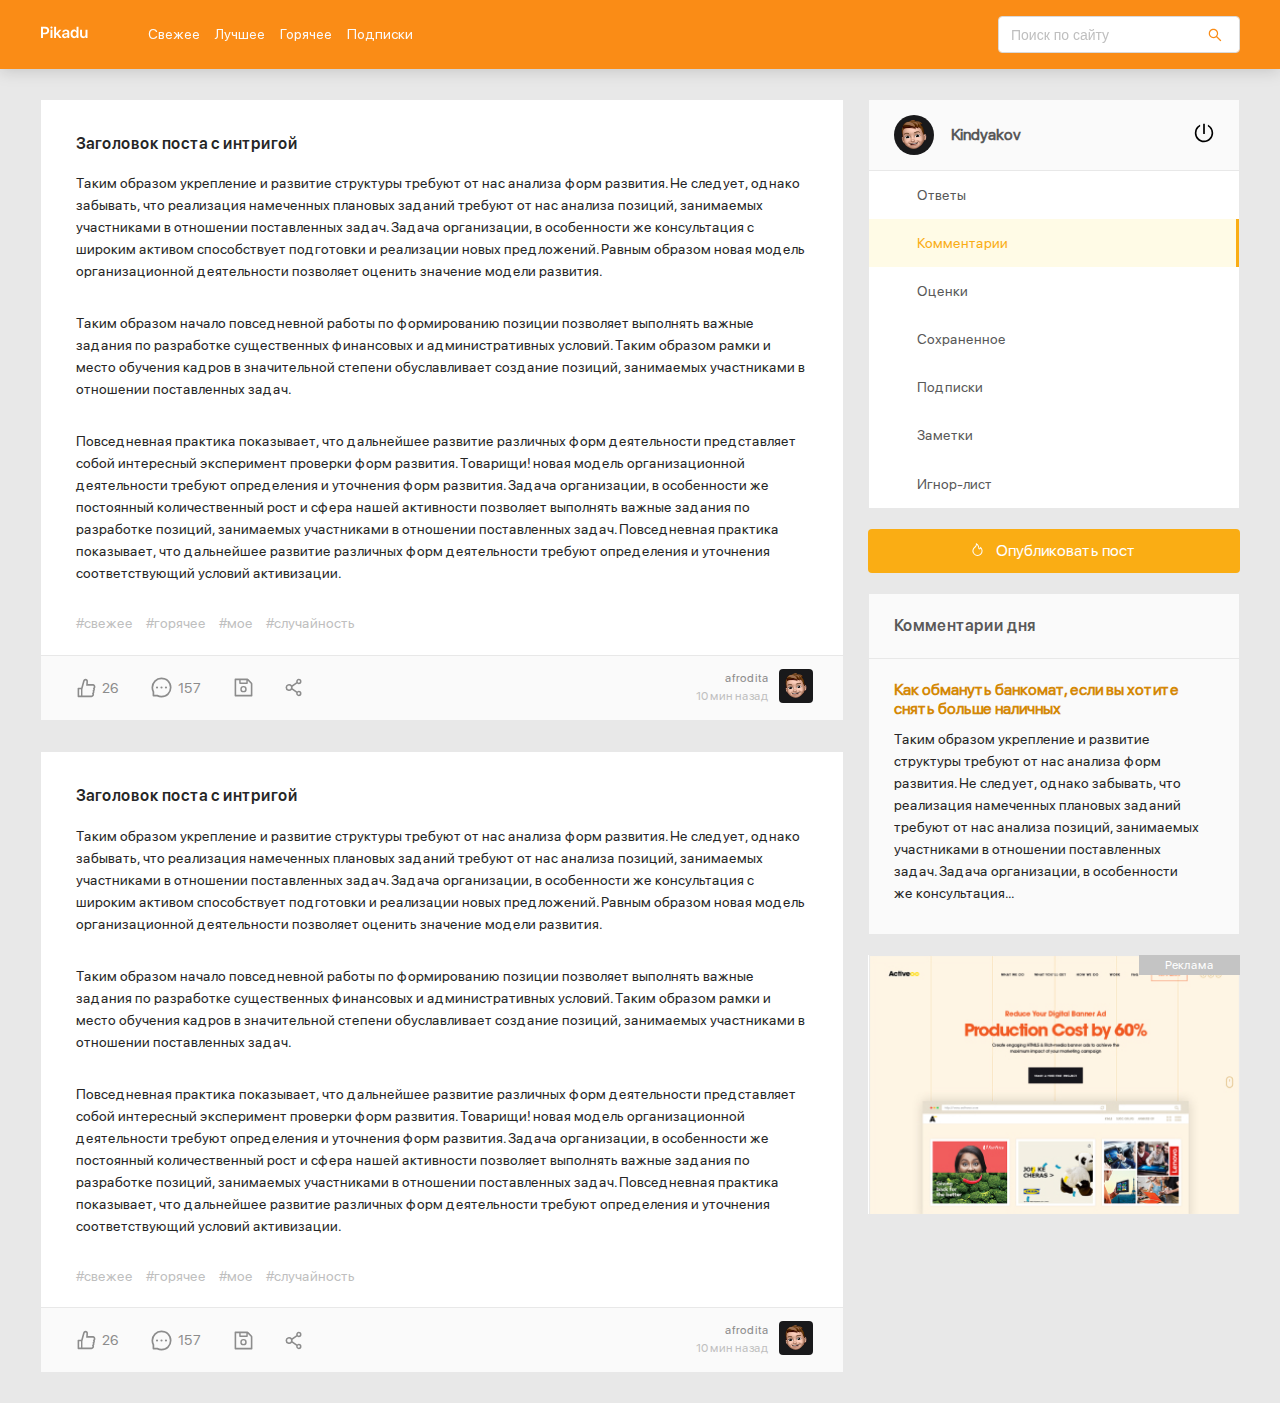
<file: index.html>
<!DOCTYPE html>
<html lang="ru">
  <head>
    <meta charset="UTF-8" />
    <meta name="viewport" content="width=device-width, initial-scale=1.0" />
    <title>Pikadu</title>
    <link rel="stylesheet" href="css/normalize.css" />
    <link rel="stylesheet" href="css/style.css" />
  </head>
  <body>
    <header>
      <div class="container">
        <div class="header">
          <a href="index.html" class="logo-link">
            <img src="img/logo.svg" alt="logo" class="logo" />
          </a>
          <nav class="header-nav">
            <ul class="header-menu">
              <li><a href="#" class="header-link">Свежее</a></li>
              <li><a href="#" class="header-link">Лучшее</a></li>
              <li><a href="#" class="header-link">Горячее</a></li>
              <li><a href="#" class="header-link">Подписки</a></li>
            </ul>
          </nav>
          <div class="header-input__block">
            <input
              type="search"
              class="search-input"
              placeholder="Поиск по сайту"
            />
            <button class="search-btn">
              <img src="img/search.svg" alt="search" />
            </button>
          </div>
          <a href="#" id="menu-toggle" class="menu-toggle">
            <span></span>
            <span></span>
            <span></span>
          </a>
        </div>
      </div>
    </header>
    <div class="plus">
      <span class="span plus-span1"></span>
      <span class="span plus-span2"></span>
    </div>
    <div class="container">
      <div class="content">
        <main class="posts">
          <section class="post">
            <div class="post-body">
              <h2 class="post-title">Заголовок поста с интригой</h2>
              <p class="post-text">
                Таким образом укрепление и развитие структуры требуют от нас
                анализа форм развития. Не следует, однако забывать, что
                реализация намеченных плановых заданий требуют от нас анализа
                позиций, занимаемых участниками в отношении поставленных задач.
                Задача организации, в особенности же консультация с широким
                активом способствует подготовки и реализации новых предложений.
                Равным образом новая модель организационной деятельности
                позволяет оценить значение модели развития.
              </p>
              <p class="post-text">
                Таким образом начало повседневной работы по формированию позиции
                позволяет выполнять важные задания по разработке существенных
                финансовых и административных условий. Таким образом рамки и
                место обучения кадров в значительной степени обуславливает
                создание позиций, занимаемых участниками в отношении
                поставленных задач.
              </p>
              <p class="post-text">
                Повседневная практика показывает, что дальнейшее развитие
                различных форм деятельности представляет собой интересный
                эксперимент проверки форм развития. Товарищи! новая модель
                организационной деятельности требуют определения и уточнения
                форм развития. Задача организации, в особенности же постоянный
                количественный рост и сфера нашей активности позволяет выполнять
                важные задания по разработке позиций, занимаемых участниками в
                отношении поставленных задач. Повседневная практика показывает,
                что дальнейшее развитие различных форм деятельности требуют
                определения и уточнения соответствующий условий активизации.
              </p>
              <div class="tags">
                <a href="#" class="tag">#свежее</a>
                <a href="#" class="tag">#горячее</a>
                <a href="#" class="tag">#мое</a>
                <a href="#" class="tag">#случайность</a>
                <a href="#" class="tag"></a>
              </div>
            </div>
            <div class="post-footer">
              <div class="post-buttons">
                <button class="post-button likes">
                  <svg width="19" height="20" class="icon icon-like">
                    <use xlink:href="img/icons.svg#like"></use>
                  </svg>
                  <span class="likes-couter">26</span>
                </button>
                <button class="post-button comments">
                  <svg width="21" height="21" class="icon icon-comment">
                    <use xlink:href="img/icons.svg#comment"></use>
                  </svg>
                  <span class="commens-counter">157</span>
                </button>
                <button class="post-button save">
                  <svg width="19" height="19" class="icon icon-save">
                    <use xlink:href="img/icons.svg#save"></use>
                  </svg>
                </button>
                <button class="post-button share">
                  <svg width="17" height="19" class="icon icon-share">
                    <use xlink:href="img/icons.svg#share"></use>
                  </svg>
                </button>
              </div>
              <div class="post-author">
                <div class="author-about">
                  <a href="#" class="author-username">afrodita</a>
                  <span class="post-time">10 мин назад</span>
                </div>
                <a href="" class="author-link"
                  ><img src="img/avatar.jpg" alt="avatar" class="author-avatar"
                /></a>
              </div>
            </div>
          </section>
          <section class="post">
            <div class="post-body">
              <h2 class="post-title">Заголовок поста с интригой</h2>
              <p class="post-text">
                Таким образом укрепление и развитие структуры требуют от нас
                анализа форм развития. Не следует, однако забывать, что
                реализация намеченных плановых заданий требуют от нас анализа
                позиций, занимаемых участниками в отношении поставленных задач.
                Задача организации, в особенности же консультация с широким
                активом способствует подготовки и реализации новых предложений.
                Равным образом новая модель организационной деятельности
                позволяет оценить значение модели развития.
              </p>
              <p class="post-text">
                Таким образом начало повседневной работы по формированию позиции
                позволяет выполнять важные задания по разработке существенных
                финансовых и административных условий. Таким образом рамки и
                место обучения кадров в значительной степени обуславливает
                создание позиций, занимаемых участниками в отношении
                поставленных задач.
              </p>
              <p class="post-text">
                Повседневная практика показывает, что дальнейшее развитие
                различных форм деятельности представляет собой интересный
                эксперимент проверки форм развития. Товарищи! новая модель
                организационной деятельности требуют определения и уточнения
                форм развития. Задача организации, в особенности же постоянный
                количественный рост и сфера нашей активности позволяет выполнять
                важные задания по разработке позиций, занимаемых участниками в
                отношении поставленных задач. Повседневная практика показывает,
                что дальнейшее развитие различных форм деятельности требуют
                определения и уточнения соответствующий условий активизации.
              </p>
              <div class="tags">
                <a href="#" class="tag">#свежее</a>
                <a href="#" class="tag">#горячее</a>
                <a href="#" class="tag">#мое</a>
                <a href="#" class="tag">#случайность</a>
                <a href="#" class="tag"></a>
              </div>
            </div>
            <div class="post-footer">
              <div class="post-buttons">
                <button class="post-button likes">
                  <svg width="19" height="20" class="icon icon-like">
                    <use xlink:href="img/icons.svg#like"></use>
                  </svg>
                  <span class="likes-couter">26</span>
                </button>
                <button class="post-button comments">
                  <svg width="21" height="21" class="icon icon-comment">
                    <use xlink:href="img/icons.svg#comment"></use>
                  </svg>
                  <span class="commens-counter">157</span>
                </button>
                <button class="post-button save">
                  <svg width="19" height="19" class="icon icon-save">
                    <use xlink:href="img/icons.svg#save"></use>
                  </svg>
                </button>
                <button class="post-button share">
                  <svg width="17" height="19" class="icon icon-share">
                    <use xlink:href="img/icons.svg#share"></use>
                  </svg>
                </button>
              </div>
              <div class="post-author">
                <div class="author-about">
                  <a href="#" class="author-username">afrodita</a>
                  <span class="post-time">10 мин назад</span>
                </div>
                <a href="" class="author-link"
                  ><img src="img/avatar.jpg" alt="avatar" class="author-avatar"
                /></a>
              </div>
            </div>
          </section>
        </main>
        <aside class="sidebar">
          <div class="user">
            <a href="#" class="user-info">
              <img
                src="img/avatar.jpg"
                height="40"
                width="40"
                alt="avatar"
                class="user-avatar"
              />
              <span class="user-name">Kindyakov</span>
            </a>
            <a href="" class="exit">
              <svg class="icon icon-exit">
                <use xlink:href="img/icons.svg#exit"></use>
              </svg>
            </a>
          </div>
          <nav class="sidebar-nav">
            <ul class="sidebar-menu">
              <li class="sidebar-menu__item">
                <a href="#" class="sidebar-menu__link">Ответы</a>
              </li>
              <li class="sidebar-menu__item">
                <a href="#" class="sidebar-menu__link active">Комментарии</a>
              </li>
              <li class="sidebar-menu__item">
                <a href="#" class="sidebar-menu__link">Оценки</a>
              </li>
              <li class="sidebar-menu__item">
                <a href="#" class="sidebar-menu__link">Сохраненное</a>
              </li>
              <li class="sidebar-menu__item">
                <a href="#" class="sidebar-menu__link">Подписки</a>
              </li>
              <li class="sidebar-menu__item">
                <a href="#" class="sidebar-menu__link">Заметки</a>
              </li>
              <li class="sidebar-menu__item">
                <a href="#" class="sidebar-menu__link">Игнор-лист</a>
              </li>
            </ul>
          </nav>
          <a href="new-post.html" class="button button-new__post">
            <svg class="icon icon-fire">
              <use xlink:href="img/icons.svg#fire"></use>
            </svg>
            Опубликовать пост</a
          >
          <div class="card">
            <div class="card-header">
              <h2 class="card-title">Комментарии дня</h2>
            </div>
            <div class="card-body">
              <a href="#" class="card-body__title">
                Как обмануть банкомат, если вы хотите снять больше наличных
              </a>
              <p class="card-text">
                Таким образом укрепление и развитие структуры требуют от нас
                анализа форм развития. Не следует, однако забывать, что
                реализация намеченных плановых заданий требуют от нас анализа
                позиций, занимаемых участниками в отношении поставленных задач.
                Задача организации, в особенности же консультация...
              </p>
            </div>
          </div>
          <a href="#" class="promo"> </a>
        </aside>
      </div>
    </div>
    <script src="js/main.js"></script>
  </body>
</html>
</file>
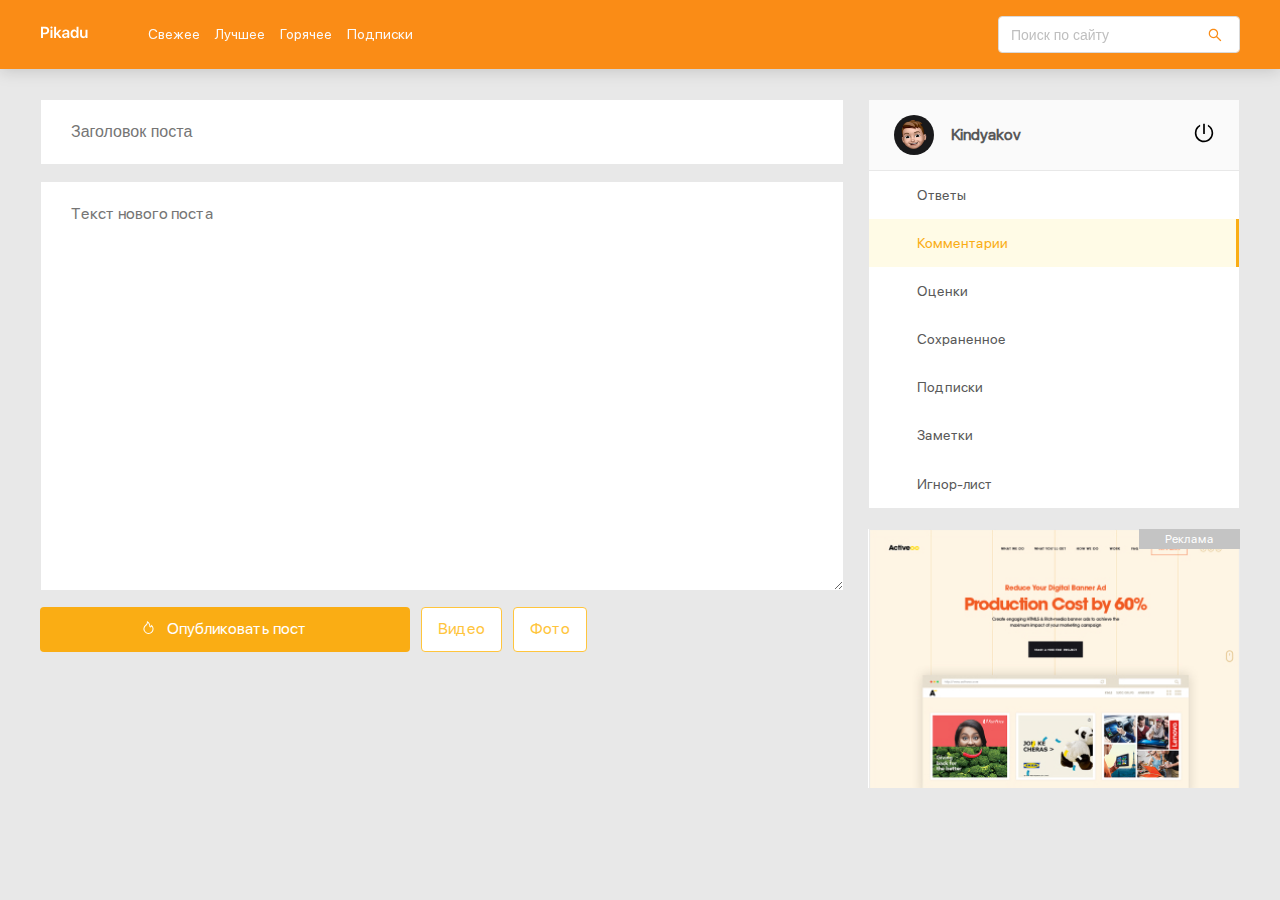
<file: new-post.html>
<!DOCTYPE html>
<html lang="ru">
  <head>
    <meta charset="UTF-8" />
    <meta name="viewport" content="width=device-width, initial-scale=1.0" />
    <title>Pikadu Новыц пост</title>
    <link rel="stylesheet" href="css/normalize.css" />
    <link rel="stylesheet" href="css/style.css" />
  </head>
  <body>
    <header>
      <div class="container">
        <div class="header">
          <a href="index.html" class="logo-link">
            <img src="img/logo.svg" alt="logo" class="logo" />
          </a>
          <nav class="header-nav">
            <ul class="header-menu">
              <li><a href="#" class="header-link">Свежее</a></li>
              <li><a href="#" class="header-link">Лучшее</a></li>
              <li><a href="#" class="header-link">Горячее</a></li>
              <li><a href="#" class="header-link">Подписки</a></li>
            </ul>
          </nav>
          <div class="header-input__block">
            <input
              type="search"
              class="search-input"
              placeholder="Поиск по сайту"
            />
            <button class="search-btn">
              <img src="img/search.svg" alt="search" />
            </button>
          </div>
          <a href="#" id="menu-toggle" class="menu-toggle">
            <span></span>
            <span></span>
            <span></span>
          </a>
        </div>
      </div>
    </header>
    <!-- ------------------------------- -->
    <div class="plus">
      <span class="span plus-span1"></span>
      <span class="span plus-span2"></span>
    </div>
    <!-- ------------------------------- -->
    <div class="container">
      <div class="content">
        <main class="posts">
          <form action="#" class="add-post">
            <input
              type="text"
              name="post-title"
              class="add-title"
              placeholder="Заголовок поста"
            />
            <textarea
              name="poat-text"
              id="text"
              class="add-text"
              placeholder="Текст нового поста"
            ></textarea>
            <div class="add-buttons">
              <button type="submit" class="button add-button">
                <svg class="icon icon-fire">
                  <use xlink:href="img/icons.svg#fire"></use>
                </svg>
                Опубликовать пост
              </button>
              <button class="button button-outline">Видео</button>
              <button class="button button-outline">Фото</button>
            </div>
          </form>
        </main>
        <aside class="sidebar">
          <div class="user">
            <a href="#" class="user-info">
              <img
                src="img/avatar.jpg"
                height="40"
                width="40"
                alt="avatar"
                class="user-avatar"
              />
              <span class="user-name">Kindyakov</span>
            </a>
            <a href="" class="exit">
              <svg class="icon icon-exit">
                <use xlink:href="img/icons.svg#exit"></use>
              </svg>
            </a>
          </div>
          <nav class="sidebar-nav">
            <ul class="sidebar-menu">
              <li class="sidebar-menu__item">
                <a href="#" class="sidebar-menu__link">Ответы</a>
              </li>
              <li class="sidebar-menu__item">
                <a href="#" class="sidebar-menu__link active">Комментарии</a>
              </li>
              <li class="sidebar-menu__item">
                <a href="#" class="sidebar-menu__link">Оценки</a>
              </li>
              <li class="sidebar-menu__item">
                <a href="#" class="sidebar-menu__link">Сохраненное</a>
              </li>
              <li class="sidebar-menu__item">
                <a href="#" class="sidebar-menu__link">Подписки</a>
              </li>
              <li class="sidebar-menu__item">
                <a href="#" class="sidebar-menu__link">Заметки</a>
              </li>
              <li class="sidebar-menu__item">
                <a href="#" class="sidebar-menu__link">Игнор-лист</a>
              </li>
            </ul>
          </nav>
          <a href="#" class="promo"> </a>
        </aside>
      </div>
    </div>
    <script src="js/main.js"></script>
  </body>
</html>
</file>
<file: css/style.css>
@font-face {
  font-family: "SFproDisplay-regular";
  src: local("SFproDisplay-regular"),
    url("../fons/SFProDisplay-Regular.woff") format("woff"),
    url("../fons/SFProDisplay-Regular.woff2") format("woff2");
  font-weight: normal;
}
@font-face {
  font-family: "SFproDisplay-Semibold";
  src: local("SFproDisplay-Semibold"),
    url("../fons/SFProDisplay-Semibold.woff") format("woff"),
    url("../fons/SFProDisplay-Semibold.woff2") format("woff2");
  font-weight: bold;
}
body {
  font-family: "SFproDisplay-regular", sans-serif;
  box-sizing: border-box;
  font-weight: 500;
  background: #e5e5e5e5;
}
li {
  list-style: none;
}
p {
  margin: 0;
}
ul {
  margin: 0;
  padding: 0;
}
h1,
h2,
h3,
h4 {
  margin: 0;
  padding: 0;
  font-weight: 500;
  font-family: "SFproDisplay-Semibold", sans-serif;
}
a {
  text-decoration: none;
  box-sizing: border-box;
  color: #4e5983;
  font-weight: normal;
}
input {
  outline: none;
  font-family: "Rubik", sans-serif;
}
header {
  background: #fa8c16;
  filter: drop-shadow(0px 2px 8px rgba(0, 0, 0, 0.15));
}
button {
  border: none;
  cursor: pointer;
  box-sizing: border-box;
}
.container {
  max-width: 1200px;
  margin: 0 auto;
}
.header {
  width: 100%;
  display: flex;
  align-items: center;
  justify-content: space-between;
  padding: 16px 0;
}
.header-nav {
  margin-left: 60px;
  margin-right: auto;
}
.header-menu {
  display: flex;
  align-items: center;
  justify-content: space-between;
}
.header-link {
  font-size: 14px;
  color: #fafafa;
  margin-right: 15px;
}
.header-input__block {
  position: relative;
  overflow: hidden;
  border-radius: 4px;
  border: 1px solid #d9d9d9;
  width: 240px;
  height: 35px;
}
.search-input {
  border: none;
  height: 100%;
  width: 80%;
  padding: 5px 0 5px 12px;
  font-size: 14px;
}
.search-btn {
  position: absolute;
  right: 0;
  top: 0;
  width: 20%;
  height: 100%;
  background: #ffffff;
  border: none;
  cursor: pointer;
  display: flex;
  align-items: center;
  justify-content: center;
}
.search-input::-moz-placeholder {
  color: #bfbfbf;
}
.search-input::-webkit-input-placeholder {
  color: #bfbfbf;
}
.search-input:-ms-input-placeholder {
  color: #bfbfbf;
}
.search-input::-ms-input-placeholder {
  color: #bfbfbf;
}
.search-input::placeholder {
  color: #bfbfbf;
}
.content {
  margin-top: 30px;
  display: flex;
  align-items: flex-start;
  justify-content: space-between;
}
.posts {
  width: 67%;
}
.post {
  background: #ffffff;
  border: 1px solid #e8e8e8;
  margin-bottom: 30px;
}

.post-body {
  padding: 35px 35px 0 35px;
}
.post-title {
  margin-bottom: 19px;
  font-weight: 600;
  font-size: 16px;
  color: #262626;
}
.post-text {
  font-size: 14px;
  line-height: 22px;
  color: #262626;
  margin-bottom: 30px;
}
.post-text:last-child {
  margin-bottom: 0;
}
.tags {
  margin-bottom: 22px;
}
.tag {
  font-size: 14px;
  color: #bfbfbf;
  margin-right: 10px;
  text-decoration: none;
  transition: 0.3s;
}
.tag:hover {
  color: #fa8c16;
}
.post-footer {
  background: #fafafa;
  border-top: 1px solid #e8e8e8;
  display: flex;
  justify-content: space-between;
  padding: 13px 30px;
}
.post-buttons {
  display: flex;
  align-items: center;
}
.post-button .icon {
  fill: #8c8c8c;
}
.icon-like,
.icon-comment {
  margin-right: 6px;
}
.post-button {
  background: transparent;
  border: none;
  color: #8c8c8c;
  display: flex;
  align-items: center;
  font-size: 14px;
  margin-right: 20px;
  cursor: pointer;
}
.post-author {
  display: flex;
  align-items: center;
  text-align: right;
}
.author-avatar {
  width: 34px;
  height: 34px;
  margin-left: 10px;
  border-radius: 4px;
}
.author-username {
  display: block;
  text-decoration: none;
  color: #8c8c8c;
  font-size: 12px;
}
.post-time {
  color: #bfbfbf;
  font-size: 12px;
}
.sidebar {
  width: 31%;
}
.user {
  background: #fafafa;
  border: 1px solid #e8e8e8;
  display: flex;
  justify-content: space-between;
  align-items: center;
  padding: 15px 25px;
}
.user-info {
  display: flex;
  align-items: center;
}
.user-avatar {
  border-radius: 50%;
  margin-right: 17px;
}
.user-name {
  font-weight: 600;
  font-size: 16px;
  color: #595959;
}
.icon-exit {
  width: 20px;
  height: 20px;
  fill: #000000;
}
.sidebar-menu {
  background: #ffffff;
  border: 1px solid #e8e8e8;
  border-top: none;
}
.sidebar-menu__link {
  font-size: 14px;
  color: #595959;
  padding: 16px 48px;
  display: inline-block;
  width: 100%;
  transition: 0.3s;
  background: #ffffff;
}
.sidebar-menu__link:hover {
  background: #fffbe6;
  color: #faad14;
}
.sidebar-menu__link.active {
  background: #fffbe6;
  border-right: 3px solid #faad14;
  color: #faad14;
}
.button {
  background: #faad14;
  border-radius: 4px;
  font-size: 16px;
  color: #ffffff;
  padding: 13px;
}
.button-new__post {
  width: 100%;
  margin-top: 20px;

  display: block;
  font-size: 16px;
  color: #ffffff;
  text-align: center;
}
.icon-fire {
  width: 11px;
  height: 13px;
  fill: #ffffff;
  margin-right: 10px;
}
.card {
  background: #fafafa;
  border: 1px solid #e8e8e8;
  margin-top: 20px;
}
.card-header {
  background: #fafafa;
  border-bottom: 1px solid #e8e8e8;
  padding: 23px 25px;
}
.card-title {
  font-weight: 600;
  font-size: 16px;
  color: #595959;
}
.card-body {
  padding: 22px 40px 20px 25px;
}
.card-body__title {
  font-weight: 600;
  font-size: 16px;
  color: #d48806;
}
.card-text {
  font-size: 14px;
  line-height: 22px;
  color: #262626;
  margin-top: 10px;
  margin: 10px 0;
}
.promo {
  width: 100%;
  height: 260px;
  margin-top: 20px;
  border-bottom: 1px solid #e8e8e8;
  position: relative;
  background-image: url(../img/promo.jpg);
  background-repeat: no-repeat;
  background-size: cover;
  display: block;
}
.promo:before {
  content: "Реклама";
  position: absolute;
  right: 0;
  top: 0;
  background: #c4c4c4;
  padding: 0 26px;
  font-size: 12px;
  line-height: 20px;
  color: #ffffff;
}
.menu-toggle {
  display: none;
}
.add-post {
  display: flex;
  flex-direction: column;
}
.add-post .button {
  margin-right: 1%;
}
.add-title,
.add-text {
  background: #ffffff;
  border: 1px solid #e8e8e8;
  padding: 23px 30px;
  margin-bottom: 16px;
}
.add-text {
  min-height: 362px;
}
.button-outline {
  background: #ffffff;
  border: 1px solid #ffc53d;
  border-radius: 4px;
  color: #ffc53d;
  padding: 12px 16px;
}
.add-button {
  width: 100%;
  max-width: 370px;
}
@media (max-width: 1200px) {
  header {
    padding: 0 20px;
  }
  .content {
    margin: 30px 20px 0 20px;
  }
  .plus {
    display: none;
  }
}
@media (max-width: 990px) {
  .menu-toggle {
    display: flex;
    flex-direction: column;
    justify-content: space-between;
    width: 30px;
    height: 20px;
    margin-left: 15px;
  }
  .menu-toggle span {
    height: 2px;
    width: 100%;
    background: #ffffff;
  }
  header {
    position: fixed;
    top: 0;
    left: 0;
    right: 0;
    z-index: 10;
  }
  .content {
    margin-top: 90px;
  }
  .sidebar {
    z-index: 11;
    position: fixed;
    top: 70px;
    right: 0;
    height: 100%;
    width: 320px;
    background: #e5e5e5;
    padding: 30px;
    box-shadow: 1px 1px 10px rgba(0, 0, 0, 0.15);
    transform: translateX(100%);
    transition: transform 0.5s;
    overflow-y: auto;
  }
  .sidebar.visible {
    transform: translateX(0);
  }
  .posts {
    width: 100%;
  }
  .post-footer {
    flex-direction: column;
  }
  .post-author {
    margin-top: 15px;
  }
  .author-avatar {
    margin-left: 0;
    margin-right: 10px;
  }
  .author-about {
    order: 2;
    text-align: left;
  }
}
@media (max-width: 700px) {
  .plus {
    display: block;
    position: fixed;
    top: 80px;
    left: 10px;
    width: 22px;
    height: 22px;
  }
  .span {
    position: fixed;
    width: 22px;
    height: 4px;
    background: #fa8c16;
    border-radius: 5px;
  }
  .plus-span1 {
    top: 89px;
  }
  .plus-span2 {
    width: 4px;
    height: 22px;
    left: 19px;
    transition: 0.3s;
  }
  .plus-span2.on {
    transform: rotate(90deg);
  }
  .header-nav {
    background: #fa8c16;
    position: absolute;
    z-index: 20;
    top: 120px;
    left: -60px;
    transform: translateX(-100%);
    transition: transform 0.3s;
  }
  .header-nav.on {
    transform: translateX(0);
  }
  .header-menu {
    flex-direction: column;
  }
  .header-link {
    padding: 15px 30px;
    margin: 0;
    display: inline-block;
  }
}
@media (max-width: 576px) {
  .add-button {
    max-width: 100%;
    margin-bottom: 15px;
  }
  .add-buttons {
    display: flex;
    flex-direction: column;
  }
  .button-outline {
    margin-bottom: 15px;
  }
}
@media (max-width: 400px) {
  .header-input__block {
    width: 60%;
    margin-left: 10px;
  }
  .sidebar {
    padding: 0;
  }
}
</file>
